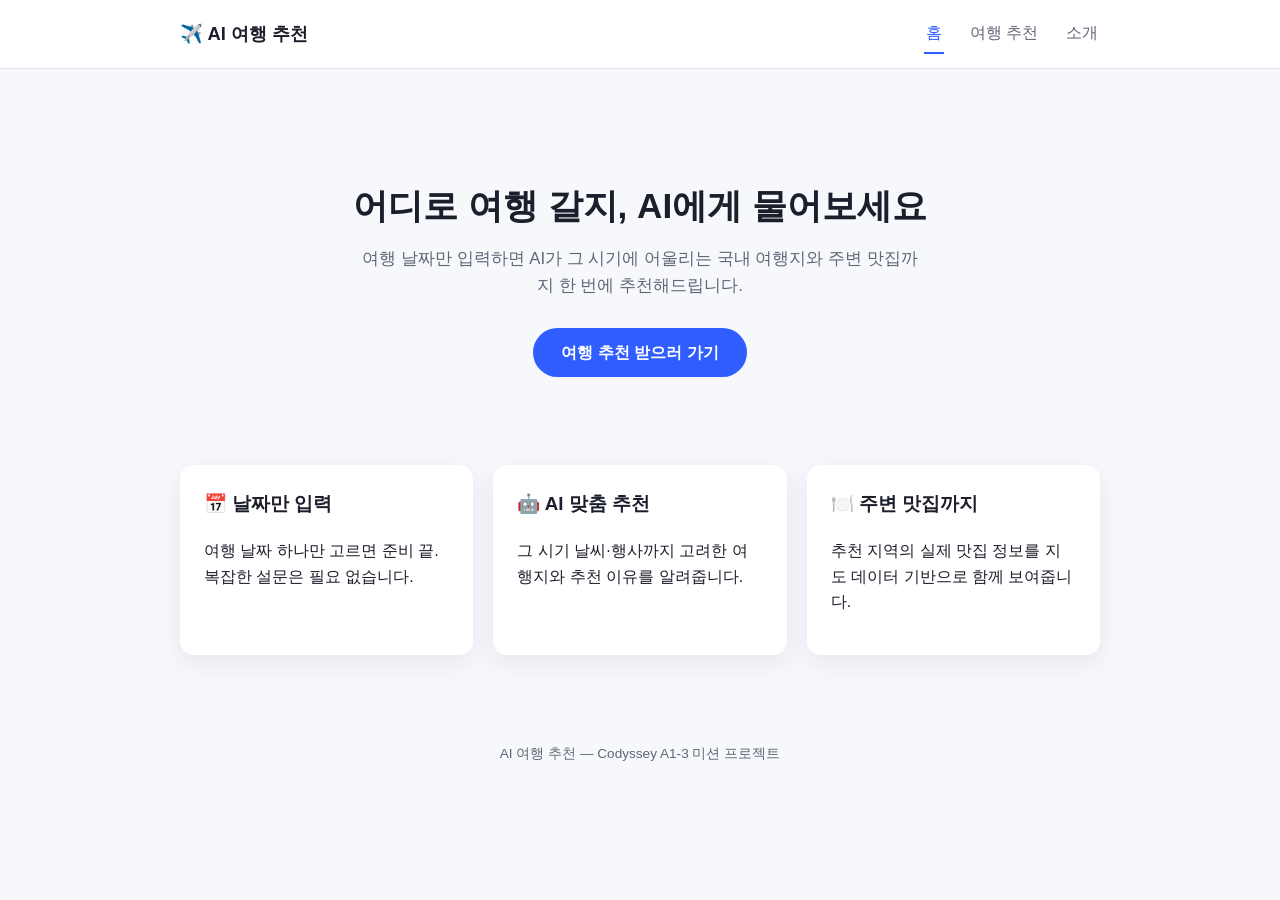
<file: index.html>
<!DOCTYPE html>
<html lang="ko">
<head>
  <meta charset="UTF-8" />
  <meta name="viewport" content="width=device-width, initial-scale=1.0" />
  <title>AI 여행 추천 — 홈</title>
  <link rel="stylesheet" href="css/style.css" />
</head>
<body>
  <header class="site-header">
    <div class="nav-container">
      <a href="index.html" class="logo">✈️ AI 여행 추천</a>
      <button class="nav-toggle" aria-label="메뉴 열기">☰</button>
      <nav class="site-nav">
        <a href="index.html">홈</a>
        <a href="recommend.html">여행 추천</a>
        <a href="about.html">소개</a>
      </nav>
    </div>
  </header>

  <main>
    <section class="hero">
      <h1>어디로 여행 갈지, AI에게 물어보세요</h1>
      <p>
        여행 날짜만 입력하면 AI가 그 시기에 어울리는 국내 여행지와
        주변 맛집까지 한 번에 추천해드립니다.
      </p>
      <a href="recommend.html" class="btn">여행 추천 받으러 가기</a>
    </section>

    <section class="feature-grid">
      <div class="feature-card">
        <h3>📅 날짜만 입력</h3>
        <p>여행 날짜 하나만 고르면 준비 끝. 복잡한 설문은 필요 없습니다.</p>
      </div>
      <div class="feature-card">
        <h3>🤖 AI 맞춤 추천</h3>
        <p>그 시기 날씨·행사까지 고려한 여행지와 추천 이유를 알려줍니다.</p>
      </div>
      <div class="feature-card">
        <h3>🍽️ 주변 맛집까지</h3>
        <p>추천 지역의 실제 맛집 정보를 지도 데이터 기반으로 함께 보여줍니다.</p>
      </div>
    </section>
  </main>

  <footer class="site-footer">AI 여행 추천 — Codyssey A1-3 미션 프로젝트</footer>

  <script src="js/main.js"></script>
</body>
</html>
</file>
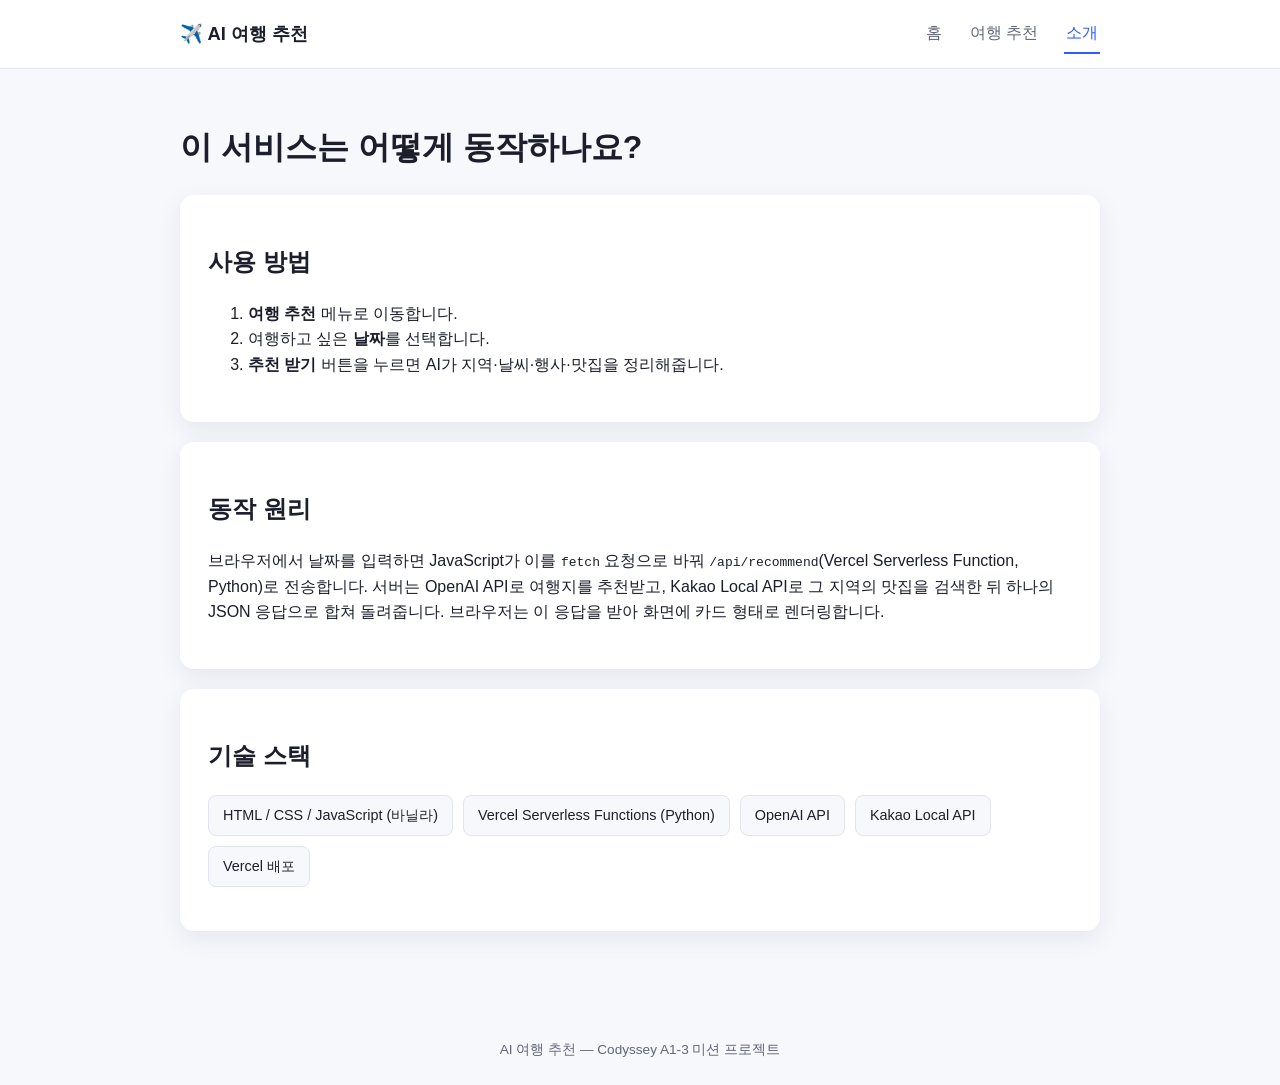
<file: about.html>
<!DOCTYPE html>
<html lang="ko">
<head>
  <meta charset="UTF-8" />
  <meta name="viewport" content="width=device-width, initial-scale=1.0" />
  <title>AI 여행 추천 — 소개</title>
  <link rel="stylesheet" href="css/style.css" />
</head>
<body>
  <header class="site-header">
    <div class="nav-container">
      <a href="index.html" class="logo">✈️ AI 여행 추천</a>
      <button class="nav-toggle" aria-label="메뉴 열기">☰</button>
      <nav class="site-nav">
        <a href="index.html">홈</a>
        <a href="recommend.html">여행 추천</a>
        <a href="about.html">소개</a>
      </nav>
    </div>
  </header>

  <main>
    <h1>이 서비스는 어떻게 동작하나요?</h1>

    <section class="about-section">
      <h2>사용 방법</h2>
      <ol>
        <li><strong>여행 추천</strong> 메뉴로 이동합니다.</li>
        <li>여행하고 싶은 <strong>날짜</strong>를 선택합니다.</li>
        <li><strong>추천 받기</strong> 버튼을 누르면 AI가 지역·날씨·행사·맛집을 정리해줍니다.</li>
      </ol>
    </section>

    <section class="about-section">
      <h2>동작 원리</h2>
      <p>
        브라우저에서 날짜를 입력하면 JavaScript가 이를 <code>fetch</code> 요청으로 바꿔
        <code>/api/recommend</code>(Vercel Serverless Function, Python)로 전송합니다.
        서버는 OpenAI API로 여행지를 추천받고, Kakao Local API로 그 지역의 맛집을 검색한 뒤
        하나의 JSON 응답으로 합쳐 돌려줍니다. 브라우저는 이 응답을 받아 화면에 카드 형태로
        렌더링합니다.
      </p>
    </section>

    <section class="about-section">
      <h2>기술 스택</h2>
      <ul class="stack-list">
        <li>HTML / CSS / JavaScript (바닐라)</li>
        <li>Vercel Serverless Functions (Python)</li>
        <li>OpenAI API</li>
        <li>Kakao Local API</li>
        <li>Vercel 배포</li>
      </ul>
    </section>
  </main>

  <footer class="site-footer">AI 여행 추천 — Codyssey A1-3 미션 프로젝트</footer>

  <script src="js/main.js"></script>
</body>
</html>
</file>
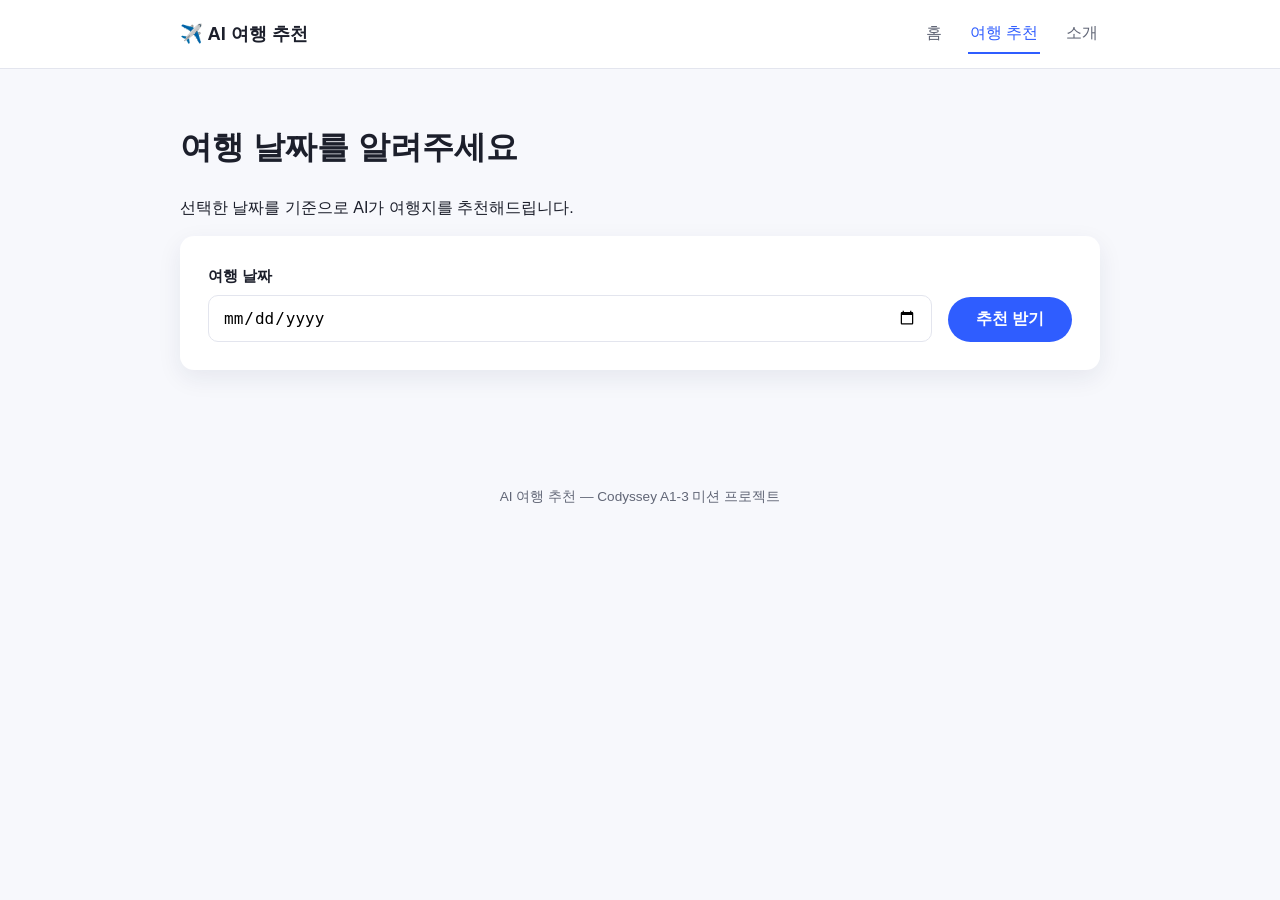
<file: recommend.html>
<!DOCTYPE html>
<html lang="ko">
<head>
  <meta charset="UTF-8" />
  <meta name="viewport" content="width=device-width, initial-scale=1.0" />
  <title>AI 여행 추천 — 추천 받기</title>
  <link rel="stylesheet" href="css/style.css" />
</head>
<body>
  <header class="site-header">
    <div class="nav-container">
      <a href="index.html" class="logo">✈️ AI 여행 추천</a>
      <button class="nav-toggle" aria-label="메뉴 열기">☰</button>
      <nav class="site-nav">
        <a href="index.html">홈</a>
        <a href="recommend.html">여행 추천</a>
        <a href="about.html">소개</a>
      </nav>
    </div>
  </header>

  <main>
    <h1>여행 날짜를 알려주세요</h1>
    <p>선택한 날짜를 기준으로 AI가 여행지를 추천해드립니다.</p>

    <form id="recommendForm" class="recommend-form">
      <div class="form-group">
        <label for="dateInput">여행 날짜</label>
        <input type="date" id="dateInput" name="date" />
      </div>
      <button type="submit" class="btn" id="submitBtn">추천 받기</button>
      <p class="form-message" id="formMessage"></p>
    </form>

    <div id="result"></div>
  </main>

  <footer class="site-footer">AI 여행 추천 — Codyssey A1-3 미션 프로젝트</footer>

  <script src="js/main.js"></script>
  <script src="js/recommend.js"></script>
</body>
</html>
</file>
<file: css/style.css>
:root {
  --color-bg: #f7f8fc;
  --color-surface: #ffffff;
  --color-primary: #2f5dff;
  --color-primary-dark: #1f3fc7;
  --color-text: #1c1f2b;
  --color-text-muted: #616676;
  --color-border: #e3e5ee;
  --color-danger: #d64545;
  --color-danger-bg: #fdeceb;
  --radius: 14px;
  --shadow: 0 8px 24px rgba(31, 41, 82, 0.08);
  --max-width: 960px;
}

* {
  box-sizing: border-box;
}

body {
  margin: 0;
  font-family: "Pretendard", "Apple SD Gothic Neo", "Malgun Gothic", sans-serif;
  background: var(--color-bg);
  color: var(--color-text);
  line-height: 1.6;
}

a {
  color: inherit;
  text-decoration: none;
}

img {
  max-width: 100%;
  display: block;
}

/* ── 헤더 / 네비게이션 ── */
.site-header {
  position: sticky;
  top: 0;
  background: var(--color-surface);
  border-bottom: 1px solid var(--color-border);
  z-index: 10;
}

.nav-container {
  max-width: var(--max-width);
  margin: 0 auto;
  padding: 14px 20px;
  display: flex;
  align-items: center;
  justify-content: space-between;
  position: relative;
}

.logo {
  font-weight: 700;
  font-size: 1.15rem;
}

.nav-toggle {
  display: none;
  background: none;
  border: none;
  font-size: 1.4rem;
  cursor: pointer;
  color: var(--color-text);
}

.site-nav {
  display: flex;
  gap: 24px;
}

.site-nav a {
  color: var(--color-text-muted);
  font-weight: 500;
  padding: 6px 2px;
  border-bottom: 2px solid transparent;
}

.site-nav a:hover,
.site-nav a.active {
  color: var(--color-primary);
  border-bottom-color: var(--color-primary);
}

/* ── 공통 레이아웃 ── */
main {
  max-width: var(--max-width);
  margin: 0 auto;
  padding: 32px 20px 64px;
}

.hero {
  text-align: center;
  padding: 48px 20px;
}

.hero h1 {
  font-size: 2.2rem;
  margin-bottom: 12px;
}

.hero p {
  color: var(--color-text-muted);
  font-size: 1.05rem;
  max-width: 560px;
  margin: 0 auto 28px;
}

.btn {
  display: inline-block;
  background: var(--color-primary);
  color: #fff;
  padding: 12px 28px;
  border-radius: 999px;
  font-weight: 600;
  border: none;
  cursor: pointer;
  font-size: 1rem;
}

.btn:hover {
  background: var(--color-primary-dark);
}

.btn:disabled {
  background: #a9b3d6;
  cursor: not-allowed;
}

.feature-grid {
  display: grid;
  grid-template-columns: repeat(3, 1fr);
  gap: 20px;
  margin-top: 40px;
}

.feature-card {
  background: var(--color-surface);
  border-radius: var(--radius);
  padding: 24px;
  box-shadow: var(--shadow);
}

.feature-card h3 {
  margin-top: 0;
}

/* ── 여행 추천 폼 ── */
.recommend-form {
  background: var(--color-surface);
  border-radius: var(--radius);
  box-shadow: var(--shadow);
  padding: 28px;
  display: flex;
  flex-wrap: wrap;
  gap: 16px;
  align-items: flex-end;
}

.form-group {
  display: flex;
  flex-direction: column;
  gap: 6px;
  flex: 1;
  min-width: 200px;
}

.form-group label {
  font-weight: 600;
  font-size: 0.95rem;
}

.form-group input {
  padding: 12px 14px;
  border: 1px solid var(--color-border);
  border-radius: 10px;
  font-size: 1rem;
}

.form-message {
  width: 100%;
  padding: 10px 14px;
  border-radius: 10px;
  background: var(--color-danger-bg);
  color: var(--color-danger);
  font-size: 0.92rem;
  display: none;
}

.form-message.visible {
  display: block;
}

/* ── 결과 카드 ── */
#result {
  margin-top: 28px;
}

.result-card {
  background: var(--color-surface);
  border-radius: var(--radius);
  box-shadow: var(--shadow);
  padding: 28px;
}

.result-card h2 {
  margin-top: 0;
}

.tag-list {
  list-style: none;
  padding: 0;
  margin: 10px 0;
  display: flex;
  flex-wrap: wrap;
  gap: 8px;
}

.tag-list li {
  background: #eef1ff;
  color: var(--color-primary-dark);
  padding: 6px 12px;
  border-radius: 999px;
  font-size: 0.88rem;
}

.restaurant-grid {
  display: grid;
  grid-template-columns: repeat(2, 1fr);
  gap: 14px;
  margin-top: 12px;
}

.restaurant-card {
  border: 1px solid var(--color-border);
  border-radius: 10px;
  padding: 14px;
}

.restaurant-card .category {
  color: var(--color-text-muted);
  font-size: 0.85rem;
}

.loading {
  text-align: center;
  padding: 32px;
  color: var(--color-text-muted);
}

/* ── 소개 페이지 ── */
.about-section {
  background: var(--color-surface);
  border-radius: var(--radius);
  box-shadow: var(--shadow);
  padding: 28px;
  margin-bottom: 20px;
}

.stack-list {
  display: flex;
  flex-wrap: wrap;
  gap: 10px;
  padding: 0;
  list-style: none;
}

.stack-list li {
  background: var(--color-bg);
  border: 1px solid var(--color-border);
  padding: 8px 14px;
  border-radius: 8px;
  font-size: 0.9rem;
}

/* ── 푸터 ── */
.site-footer {
  text-align: center;
  padding: 24px 20px;
  color: var(--color-text-muted);
  font-size: 0.85rem;
}

/* ── 반응형 ── */
@media (max-width: 860px) {
  .feature-grid {
    grid-template-columns: repeat(2, 1fr);
  }
  .restaurant-grid {
    grid-template-columns: 1fr;
  }
}

@media (max-width: 640px) {
  .nav-toggle {
    display: block;
  }

  .site-nav {
    position: absolute;
    top: 100%;
    left: 0;
    right: 0;
    background: var(--color-surface);
    border-bottom: 1px solid var(--color-border);
    flex-direction: column;
    gap: 0;
    padding: 8px 20px 16px;
    display: none;
  }

  .site-nav.open {
    display: flex;
  }

  .site-nav a {
    padding: 10px 0;
    border-bottom: 1px solid var(--color-border);
  }

  .feature-grid {
    grid-template-columns: 1fr;
  }

  .hero h1 {
    font-size: 1.6rem;
  }

  .recommend-form {
    flex-direction: column;
    align-items: stretch;
  }
}
</file>
